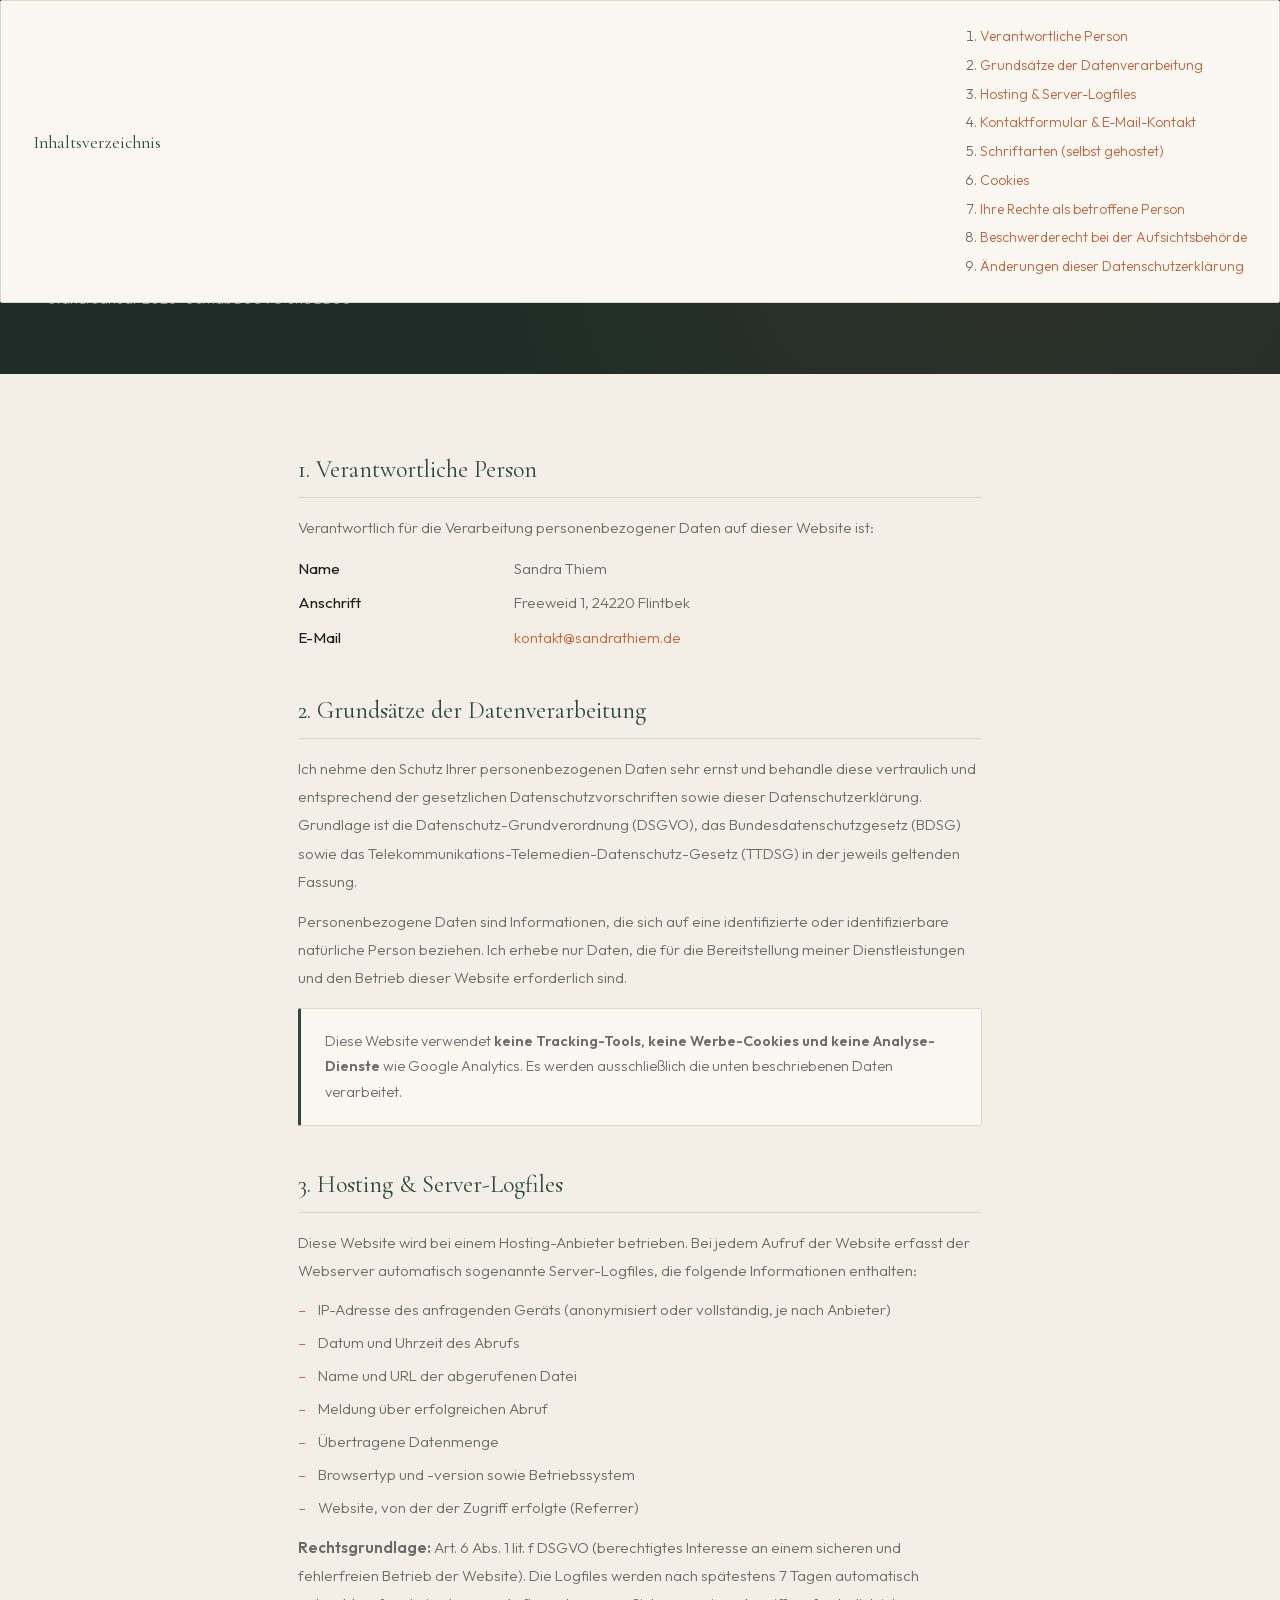
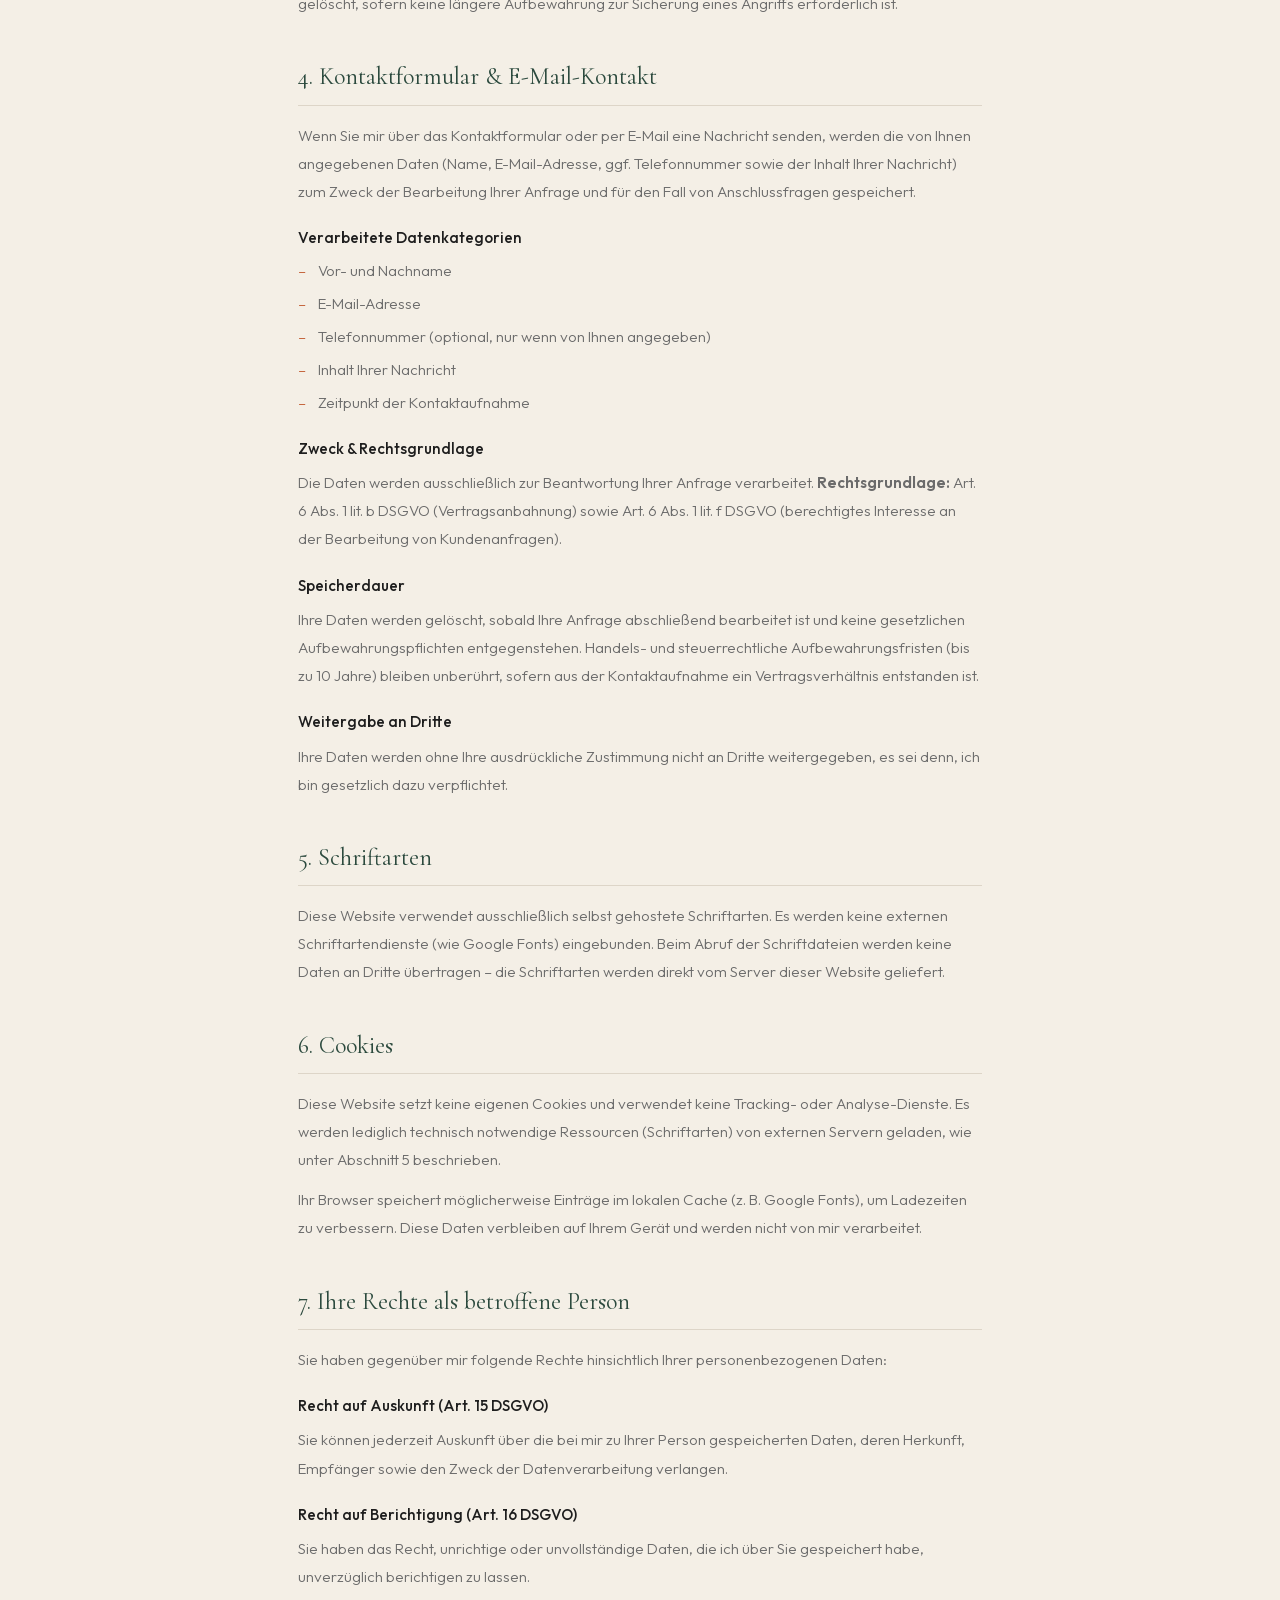
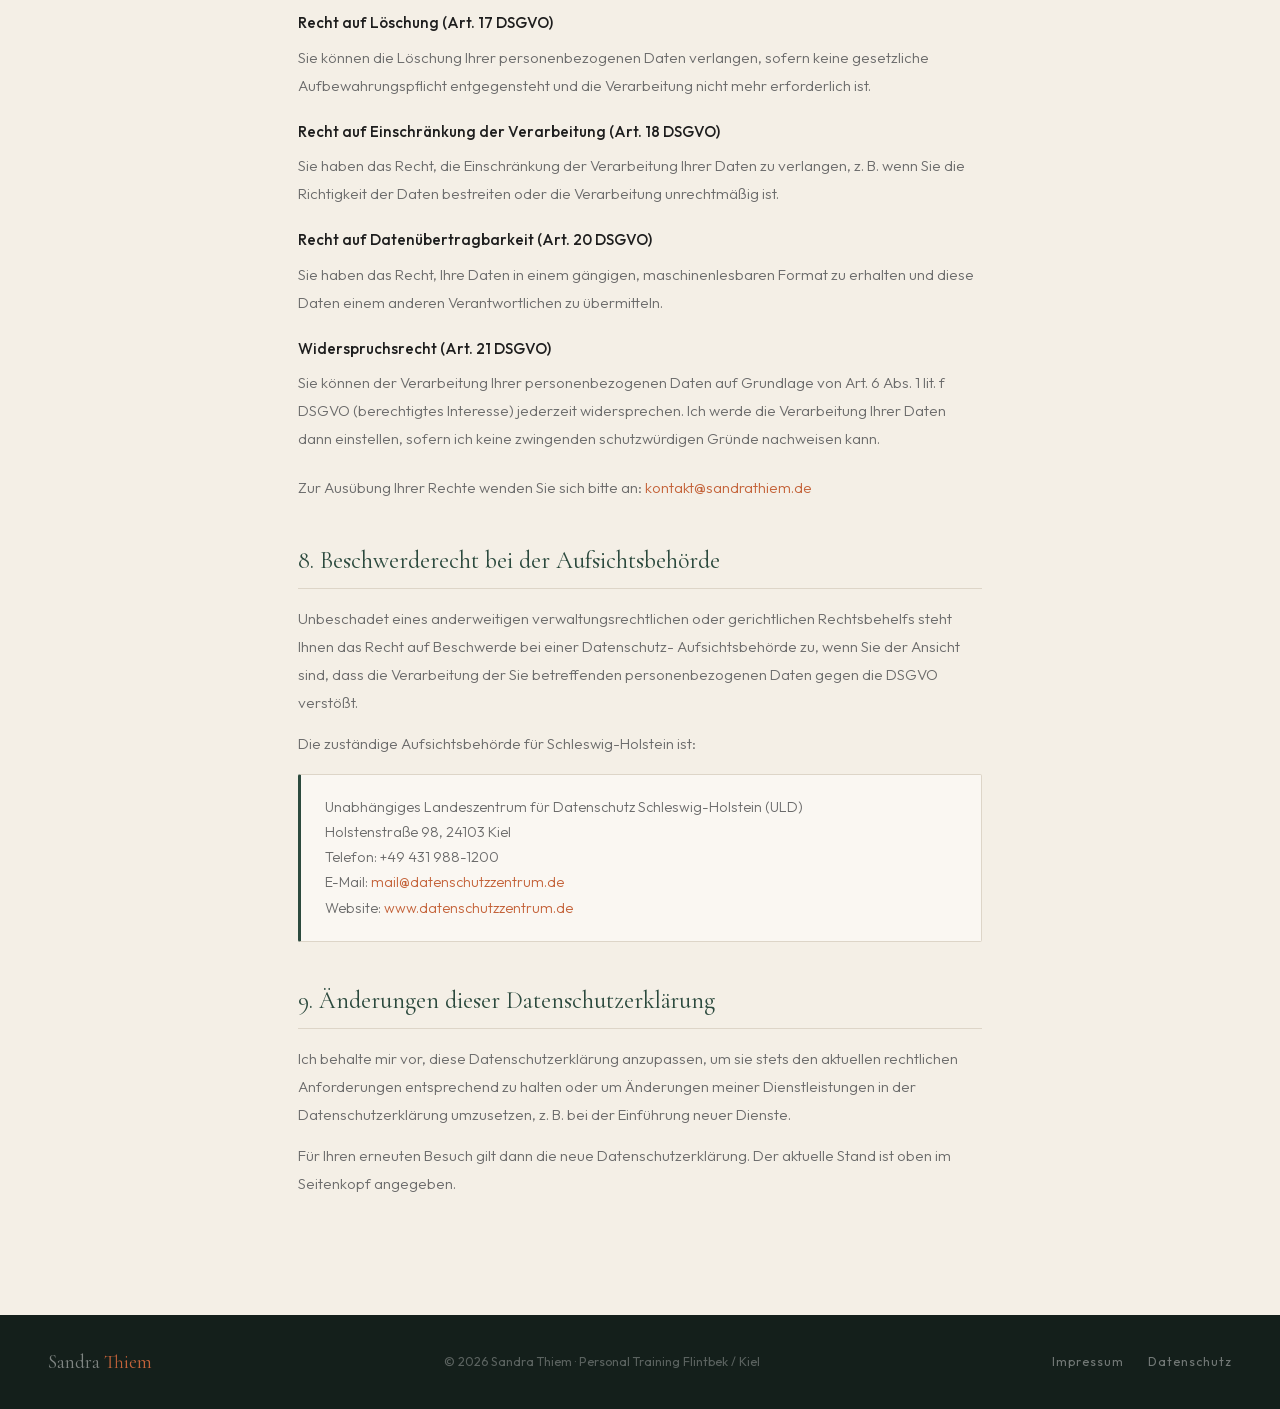
<file: datenschutz.html>
<!DOCTYPE html>
<html lang="de">
<head>
  <meta charset="UTF-8">
  <meta name="viewport" content="width=device-width, initial-scale=1.0">
  <meta name="robots" content="noindex, follow">
  <title>Datenschutzerklärung – Sandra Thiem Personal Training</title>

  <meta http-equiv="Content-Security-Policy" content="default-src 'self'; style-src 'self' 'unsafe-inline'; script-src 'self' 'unsafe-inline'; font-src 'self'; img-src 'self' data:; frame-ancestors 'none';">
  <link rel="stylesheet" href="assets/style.css">

  <style>
    /* ── TOC ── */
    .toc {
      background: var(--cream);
      border: 1px solid var(--border);
      border-radius: 2px;
      padding: 1.5rem 2rem;
      margin-bottom: 3rem;
    }

    .toc-title {
      font-family: var(--font-display);
      font-size: 1.1rem;
      font-weight: 400;
      color: var(--green);
      margin-bottom: 1rem;
    }

    .toc ol {
      padding-left: 1.25rem;
      display: flex;
      flex-direction: column;
      gap: .4rem;
    }

    .toc li { font-size: .875rem; color: var(--text-muted); font-weight: 300; }
    .toc a { color: var(--terra); text-decoration: none; }
    .toc a:hover { text-decoration: underline; }

  </style>
</head>
<body>

  <!-- NAV -->
  <nav class="solid">
    <a href="/" class="nav-logo">Sandra <span>Thiem</span></a>
    <a href="/" class="nav-back">Zurück zur Startseite</a>
  </nav>

  <!-- PAGE HEADER -->
  <header class="page-header">
    <div class="page-header-inner">
      <div class="page-label">Rechtliches</div>
      <h1 class="page-title">Datenschutzerklärung</h1>
      <p class="page-subtitle">Stand: Januar 2026 · Gemäß DSGVO und BDSG</p>
    </div>
  </header>

  <!-- CONTENT -->
  <main class="legal-content">

    <!-- TABLE OF CONTENTS -->
    <nav class="toc" aria-label="Inhaltsverzeichnis">
      <div class="toc-title">Inhaltsverzeichnis</div>
      <ol>
        <li><a href="#verantwortliche">Verantwortliche Person</a></li>
        <li><a href="#grundsaetze">Grundsätze der Datenverarbeitung</a></li>
        <li><a href="#hosting">Hosting &amp; Server-Logfiles</a></li>
        <li><a href="#kontaktformular">Kontaktformular &amp; E-Mail-Kontakt</a></li>
        <li><a href="#schriftarten">Schriftarten (selbst gehostet)</a></li>
        <li><a href="#cookies">Cookies</a></li>
        <li><a href="#rechte">Ihre Rechte als betroffene Person</a></li>
        <li><a href="#beschwerderecht">Beschwerderecht bei der Aufsichtsbehörde</a></li>
        <li><a href="#aenderungen">Änderungen dieser Datenschutzerklärung</a></li>
      </ol>
    </nav>

    <!-- 1 -->
    <div class="legal-section" id="verantwortliche">
      <h2>1. Verantwortliche Person</h2>
      <p>Verantwortlich für die Verarbeitung personenbezogener Daten auf dieser Website ist:</p>
      <dl style="margin-top:.75rem;">
        <div class="data-row">
          <dt>Name</dt>
          <dd>Sandra Thiem</dd>
        </div>
        <div class="data-row">
          <dt>Anschrift</dt>
          <dd>Freeweid 1, 24220 Flintbek</dd>
        </div>
        <div class="data-row">
          <dt>E-Mail</dt>
          <dd><a href="mailto:kontakt@sandrathiem.de">kontakt@sandrathiem.de</a></dd>
        </div>
      </dl>
    </div>

    <!-- 2 -->
    <div class="legal-section" id="grundsaetze">
      <h2>2. Grundsätze der Datenverarbeitung</h2>
      <p>
        Ich nehme den Schutz Ihrer personenbezogenen Daten sehr ernst und behandle diese
        vertraulich und entsprechend der gesetzlichen Datenschutzvorschriften sowie dieser
        Datenschutzerklärung. Grundlage ist die Datenschutz-Grundverordnung (DSGVO),
        das Bundesdatenschutzgesetz (BDSG) sowie das Telekommunikations-Telemedien-Datenschutz-Gesetz
        (TTDSG) in der jeweils geltenden Fassung.
      </p>
      <p>
        Personenbezogene Daten sind Informationen, die sich auf eine identifizierte oder
        identifizierbare natürliche Person beziehen. Ich erhebe nur Daten, die für die
        Bereitstellung meiner Dienstleistungen und den Betrieb dieser Website erforderlich sind.
      </p>
      <div class="highlight-box">
        Diese Website verwendet <strong>keine Tracking-Tools, keine Werbe-Cookies und
        keine Analyse-Dienste</strong> wie Google Analytics. Es werden ausschließlich die
        unten beschriebenen Daten verarbeitet.
      </div>
    </div>

    <!-- 3 -->
    <div class="legal-section" id="hosting">
      <h2>3. Hosting &amp; Server-Logfiles</h2>
      <p>
        Diese Website wird bei einem Hosting-Anbieter betrieben. Bei jedem Aufruf der Website
        erfasst der Webserver automatisch sogenannte Server-Logfiles, die folgende Informationen
        enthalten:
      </p>
      <ul>
        <li>IP-Adresse des anfragenden Geräts (anonymisiert oder vollständig, je nach Anbieter)</li>
        <li>Datum und Uhrzeit des Abrufs</li>
        <li>Name und URL der abgerufenen Datei</li>
        <li>Meldung über erfolgreichen Abruf</li>
        <li>Übertragene Datenmenge</li>
        <li>Browsertyp und -version sowie Betriebssystem</li>
        <li>Website, von der der Zugriff erfolgte (Referrer)</li>
      </ul>
      <p>
        <strong>Rechtsgrundlage:</strong> Art. 6 Abs. 1 lit. f DSGVO (berechtigtes Interesse
        an einem sicheren und fehlerfreien Betrieb der Website). Die Logfiles werden nach
        spätestens 7 Tagen automatisch gelöscht, sofern keine längere Aufbewahrung zur
        Sicherung eines Angriffs erforderlich ist.
      </p>
    </div>

    <!-- 4 -->
    <div class="legal-section" id="kontaktformular">
      <h2>4. Kontaktformular &amp; E-Mail-Kontakt</h2>
      <p>
        Wenn Sie mir über das Kontaktformular oder per E-Mail eine Nachricht senden,
        werden die von Ihnen angegebenen Daten (Name, E-Mail-Adresse, ggf. Telefonnummer
        sowie der Inhalt Ihrer Nachricht) zum Zweck der Bearbeitung Ihrer Anfrage und für
        den Fall von Anschlussfragen gespeichert.
      </p>

      <h3>Verarbeitete Datenkategorien</h3>
      <ul>
        <li>Vor- und Nachname</li>
        <li>E-Mail-Adresse</li>
        <li>Telefonnummer (optional, nur wenn von Ihnen angegeben)</li>
        <li>Inhalt Ihrer Nachricht</li>
        <li>Zeitpunkt der Kontaktaufnahme</li>
      </ul>

      <h3>Zweck &amp; Rechtsgrundlage</h3>
      <p>
        Die Daten werden ausschließlich zur Beantwortung Ihrer Anfrage verarbeitet.
        <strong>Rechtsgrundlage:</strong> Art. 6 Abs. 1 lit. b DSGVO (Vertragsanbahnung)
        sowie Art. 6 Abs. 1 lit. f DSGVO (berechtigtes Interesse an der Bearbeitung
        von Kundenanfragen).
      </p>

      <h3>Speicherdauer</h3>
      <p>
        Ihre Daten werden gelöscht, sobald Ihre Anfrage abschließend bearbeitet ist und
        keine gesetzlichen Aufbewahrungspflichten entgegenstehen. Handels- und
        steuerrechtliche Aufbewahrungsfristen (bis zu 10 Jahre) bleiben unberührt,
        sofern aus der Kontaktaufnahme ein Vertragsverhältnis entstanden ist.
      </p>

      <h3>Weitergabe an Dritte</h3>
      <p>
        Ihre Daten werden ohne Ihre ausdrückliche Zustimmung nicht an Dritte weitergegeben,
        es sei denn, ich bin gesetzlich dazu verpflichtet.
      </p>
    </div>

    <!-- 5 -->
    <div class="legal-section" id="schriftarten">
      <h2>5. Schriftarten</h2>
      <p>
        Diese Website verwendet ausschließlich selbst gehostete Schriftarten. Es werden keine
        externen Schriftartendienste (wie Google Fonts) eingebunden. Beim Abruf der
        Schriftdateien werden keine Daten an Dritte übertragen – die Schriftarten werden
        direkt vom Server dieser Website geliefert.
      </p>
    </div>

    <!-- 6 -->
    <div class="legal-section" id="cookies">
      <h2>6. Cookies</h2>
      <p>
        Diese Website setzt keine eigenen Cookies und verwendet keine Tracking-
        oder Analyse-Dienste. Es werden lediglich technisch notwendige Ressourcen
        (Schriftarten) von externen Servern geladen, wie unter Abschnitt 5 beschrieben.
      </p>
      <p>
        Ihr Browser speichert möglicherweise Einträge im lokalen Cache (z. B. Google Fonts),
        um Ladezeiten zu verbessern. Diese Daten verbleiben auf Ihrem Gerät und werden
        nicht von mir verarbeitet.
      </p>
    </div>

    <!-- 7 -->
    <div class="legal-section" id="rechte">
      <h2>7. Ihre Rechte als betroffene Person</h2>
      <p>Sie haben gegenüber mir folgende Rechte hinsichtlich Ihrer personenbezogenen Daten:</p>

      <h3>Recht auf Auskunft (Art. 15 DSGVO)</h3>
      <p>
        Sie können jederzeit Auskunft über die bei mir zu Ihrer Person gespeicherten Daten,
        deren Herkunft, Empfänger sowie den Zweck der Datenverarbeitung verlangen.
      </p>

      <h3>Recht auf Berichtigung (Art. 16 DSGVO)</h3>
      <p>
        Sie haben das Recht, unrichtige oder unvollständige Daten, die ich über Sie
        gespeichert habe, unverzüglich berichtigen zu lassen.
      </p>

      <h3>Recht auf Löschung (Art. 17 DSGVO)</h3>
      <p>
        Sie können die Löschung Ihrer personenbezogenen Daten verlangen, sofern keine
        gesetzliche Aufbewahrungspflicht entgegensteht und die Verarbeitung nicht mehr
        erforderlich ist.
      </p>

      <h3>Recht auf Einschränkung der Verarbeitung (Art. 18 DSGVO)</h3>
      <p>
        Sie haben das Recht, die Einschränkung der Verarbeitung Ihrer Daten zu verlangen,
        z. B. wenn Sie die Richtigkeit der Daten bestreiten oder die Verarbeitung
        unrechtmäßig ist.
      </p>

      <h3>Recht auf Datenübertragbarkeit (Art. 20 DSGVO)</h3>
      <p>
        Sie haben das Recht, Ihre Daten in einem gängigen, maschinenlesbaren Format
        zu erhalten und diese Daten einem anderen Verantwortlichen zu übermitteln.
      </p>

      <h3>Widerspruchsrecht (Art. 21 DSGVO)</h3>
      <p>
        Sie können der Verarbeitung Ihrer personenbezogenen Daten auf Grundlage von
        Art. 6 Abs. 1 lit. f DSGVO (berechtigtes Interesse) jederzeit widersprechen.
        Ich werde die Verarbeitung Ihrer Daten dann einstellen, sofern ich keine
        zwingenden schutzwürdigen Gründe nachweisen kann.
      </p>

      <p style="margin-top:1.25rem;">
        Zur Ausübung Ihrer Rechte wenden Sie sich bitte an:
        <a href="mailto:kontakt@sandrathiem.de">kontakt@sandrathiem.de</a>
      </p>
    </div>

    <!-- 8 -->
    <div class="legal-section" id="beschwerderecht">
      <h2>8. Beschwerderecht bei der Aufsichtsbehörde</h2>
      <p>
        Unbeschadet eines anderweitigen verwaltungsrechtlichen oder gerichtlichen
        Rechtsbehelfs steht Ihnen das Recht auf Beschwerde bei einer Datenschutz-
        Aufsichtsbehörde zu, wenn Sie der Ansicht sind, dass die Verarbeitung der Sie
        betreffenden personenbezogenen Daten gegen die DSGVO verstößt.
      </p>
      <p>Die zuständige Aufsichtsbehörde für Schleswig-Holstein ist:</p>
      <div class="highlight-box">
        Unabhängiges Landeszentrum für Datenschutz Schleswig-Holstein (ULD)<br>
        Holstenstraße 98, 24103 Kiel<br>
        Telefon: +49 431 988-1200<br>
        E-Mail: <a href="mailto:mail@datenschutzzentrum.de">mail@datenschutzzentrum.de</a><br>
        Website: <a href="https://www.datenschutzzentrum.de" target="_blank" rel="noopener noreferrer">www.datenschutzzentrum.de</a>
      </div>
    </div>

    <!-- 9 -->
    <div class="legal-section" id="aenderungen">
      <h2>9. Änderungen dieser Datenschutzerklärung</h2>
      <p>
        Ich behalte mir vor, diese Datenschutzerklärung anzupassen, um sie stets den
        aktuellen rechtlichen Anforderungen entsprechend zu halten oder um Änderungen
        meiner Dienstleistungen in der Datenschutzerklärung umzusetzen, z. B. bei der
        Einführung neuer Dienste.
      </p>
      <p>
        Für Ihren erneuten Besuch gilt dann die neue Datenschutzerklärung.
        Der aktuelle Stand ist oben im Seitenkopf angegeben.
      </p>
    </div>


  </main>

  <!-- FOOTER -->
  <footer>
    <div class="footer-brand">Sandra <span>Thiem</span></div>
    <div class="footer-copy">© 2026 Sandra Thiem · Personal Training Flintbek / Kiel</div>
    <div class="footer-links">
      <a href="/impressum">Impressum</a>
      <a href="/datenschutz">Datenschutz</a>
    </div>
  </footer>

</body>
</html>
</file>
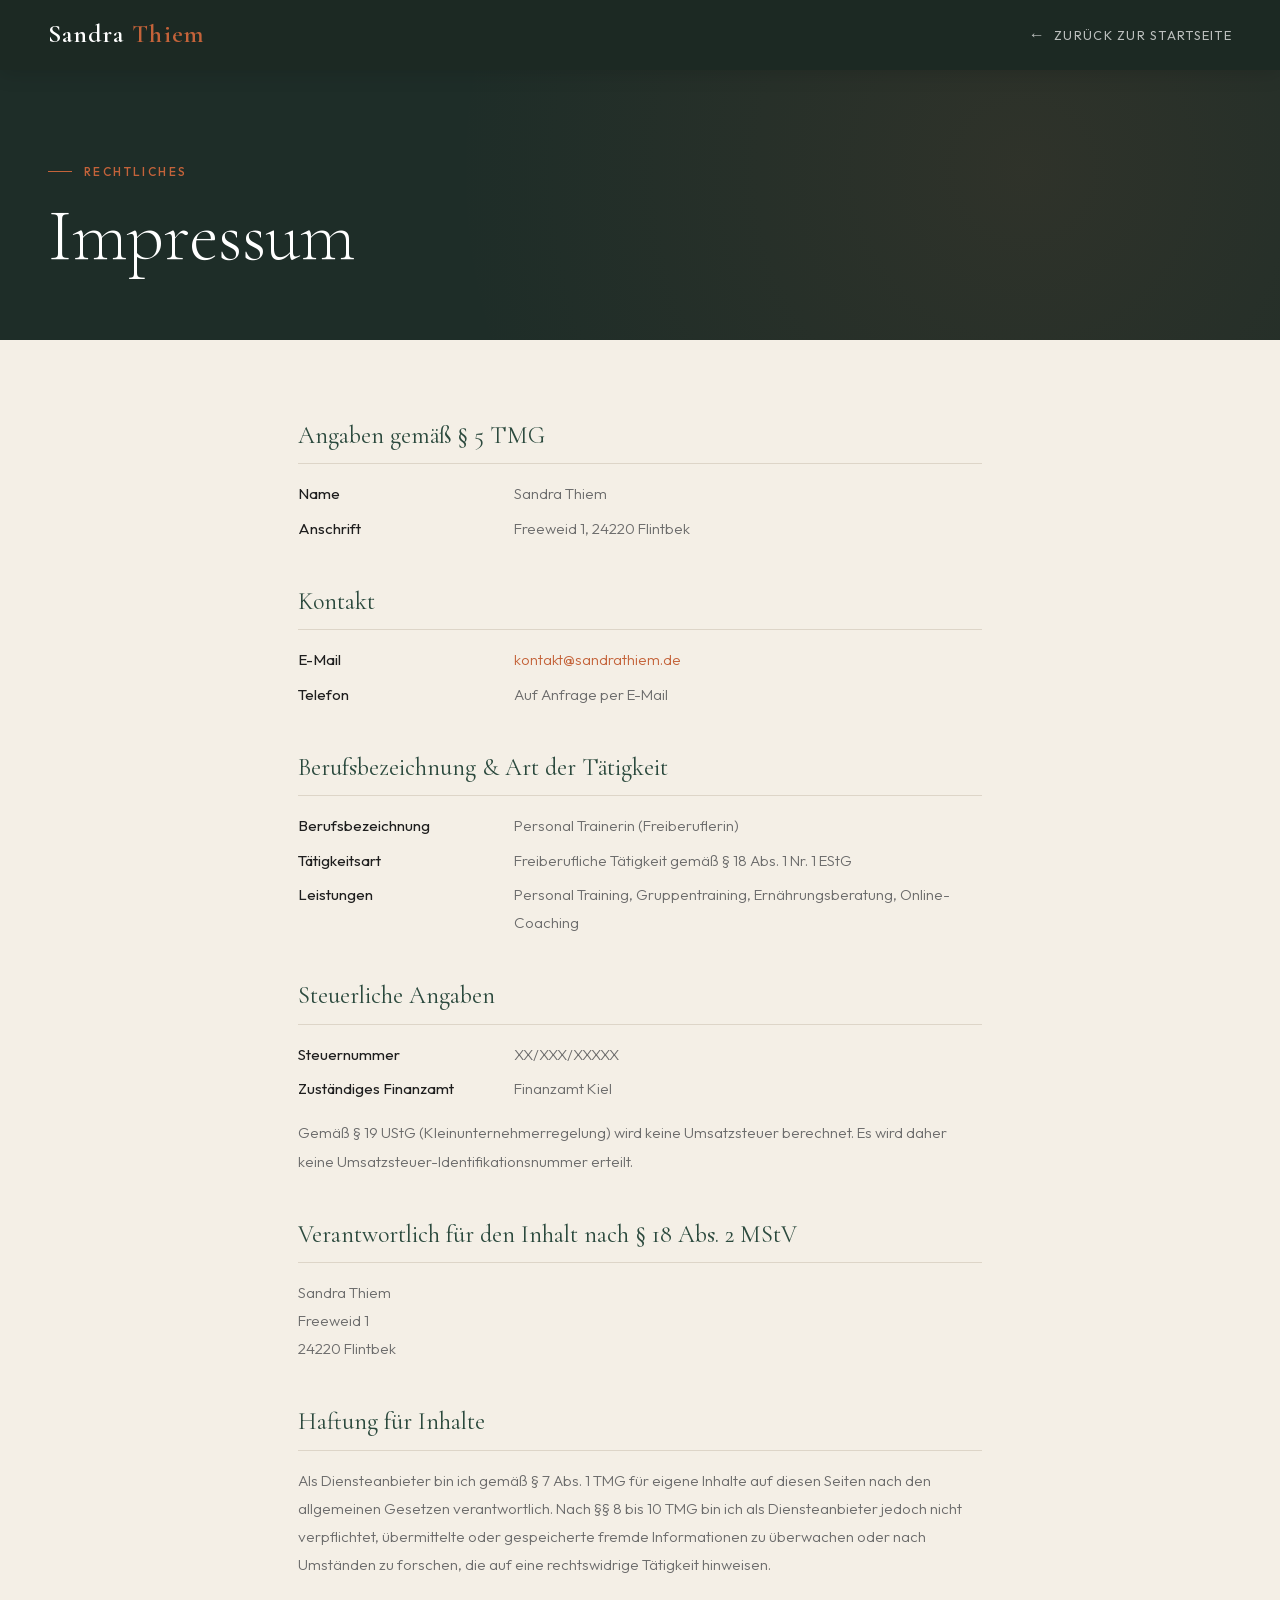
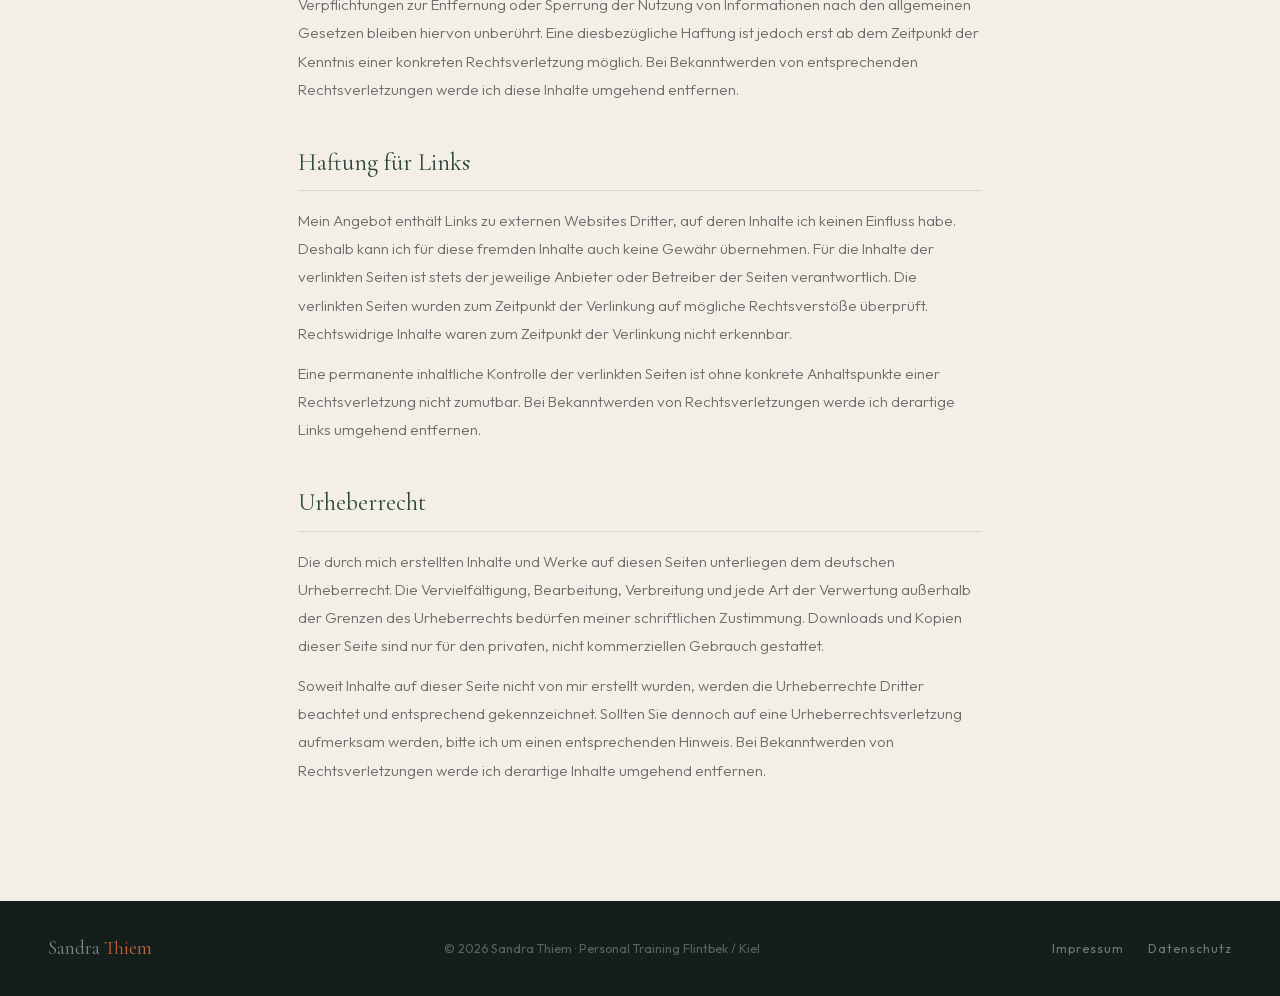
<file: impressum.html>
<!DOCTYPE html>
<html lang="de">
<head>
  <meta charset="UTF-8">
  <meta name="viewport" content="width=device-width, initial-scale=1.0">
  <meta name="robots" content="noindex, follow">
  <title>Impressum – Sandra Thiem Personal Training</title>

  <meta http-equiv="Content-Security-Policy" content="default-src 'self'; style-src 'self' 'unsafe-inline'; script-src 'self' 'unsafe-inline'; font-src 'self'; img-src 'self' data:; frame-ancestors 'none';">
  <link rel="stylesheet" href="assets/style.css">

  <style>

  </style>
</head>
<body>

  <!-- NAV -->
  <nav class="solid">
    <a href="/" class="nav-logo">Sandra <span>Thiem</span></a>
    <a href="/" class="nav-back">Zurück zur Startseite</a>
  </nav>

  <!-- PAGE HEADER -->
  <header class="page-header">
    <div class="page-header-inner">
      <div class="page-label">Rechtliches</div>
      <h1 class="page-title">Impressum</h1>
    </div>
  </header>

  <!-- CONTENT -->
  <main class="legal-content">

    <div class="legal-section">
      <h2>Angaben gemäß § 5 TMG</h2>
      <dl>
        <div class="data-row">
          <dt>Name</dt>
          <dd>Sandra Thiem</dd>
        </div>
        <div class="data-row">
          <dt>Anschrift</dt>
          <dd>Freeweid 1, 24220 Flintbek</dd>
        </div>
      </dl>
    </div>

    <div class="legal-section">
      <h2>Kontakt</h2>
      <dl>
        <div class="data-row">
          <dt>E-Mail</dt>
          <dd><a href="mailto:kontakt@sandrathiem.de">kontakt@sandrathiem.de</a></dd>
        </div>
        <div class="data-row">
          <dt>Telefon</dt>
          <dd>Auf Anfrage per E-Mail</dd>
        </div>
      </dl>
    </div>

    <div class="legal-section">
      <h2>Berufsbezeichnung &amp; Art der Tätigkeit</h2>
      <dl>
        <div class="data-row">
          <dt>Berufsbezeichnung</dt>
          <dd>Personal Trainerin (Freiberuflerin)</dd>
        </div>
        <div class="data-row">
          <dt>Tätigkeitsart</dt>
          <dd>Freiberufliche Tätigkeit gemäß § 18 Abs. 1 Nr. 1 EStG</dd>
        </div>
        <div class="data-row">
          <dt>Leistungen</dt>
          <dd>Personal Training, Gruppentraining, Ernährungsberatung, Online-Coaching</dd>
        </div>
      </dl>
    </div>

    <div class="legal-section">
      <h2>Steuerliche Angaben</h2>
      <dl>
        <div class="data-row">
          <dt>Steuernummer</dt>
          <dd>XX/XXX/XXXXX</dd>
        </div>
        <div class="data-row">
          <dt>Zuständiges Finanzamt</dt>
          <dd>Finanzamt Kiel</dd>
        </div>
      </dl>
      <p style="margin-top: 1rem;">
        Gemäß § 19 UStG (Kleinunternehmerregelung) wird keine Umsatzsteuer berechnet.
        Es wird daher keine Umsatzsteuer-Identifikationsnummer erteilt.
      </p>
    </div>

    <div class="legal-section">
      <h2>Verantwortlich für den Inhalt nach § 18 Abs. 2 MStV</h2>
      <address>
        Sandra Thiem<br>
        Freeweid 1<br>
        24220 Flintbek
      </address>
    </div>

    <div class="legal-section">
      <h2>Haftung für Inhalte</h2>
      <p>
        Als Diensteanbieter bin ich gemäß § 7 Abs. 1 TMG für eigene Inhalte auf diesen Seiten
        nach den allgemeinen Gesetzen verantwortlich. Nach §§ 8 bis 10 TMG bin ich als
        Diensteanbieter jedoch nicht verpflichtet, übermittelte oder gespeicherte fremde
        Informationen zu überwachen oder nach Umständen zu forschen, die auf eine
        rechtswidrige Tätigkeit hinweisen.
      </p>
      <p>
        Verpflichtungen zur Entfernung oder Sperrung der Nutzung von Informationen nach den
        allgemeinen Gesetzen bleiben hiervon unberührt. Eine diesbezügliche Haftung ist jedoch
        erst ab dem Zeitpunkt der Kenntnis einer konkreten Rechtsverletzung möglich.
        Bei Bekanntwerden von entsprechenden Rechtsverletzungen werde ich diese Inhalte
        umgehend entfernen.
      </p>
    </div>

    <div class="legal-section">
      <h2>Haftung für Links</h2>
      <p>
        Mein Angebot enthält Links zu externen Websites Dritter, auf deren Inhalte ich
        keinen Einfluss habe. Deshalb kann ich für diese fremden Inhalte auch keine
        Gewähr übernehmen. Für die Inhalte der verlinkten Seiten ist stets der jeweilige
        Anbieter oder Betreiber der Seiten verantwortlich. Die verlinkten Seiten wurden
        zum Zeitpunkt der Verlinkung auf mögliche Rechtsverstöße überprüft. Rechtswidrige
        Inhalte waren zum Zeitpunkt der Verlinkung nicht erkennbar.
      </p>
      <p>
        Eine permanente inhaltliche Kontrolle der verlinkten Seiten ist ohne konkrete
        Anhaltspunkte einer Rechtsverletzung nicht zumutbar. Bei Bekanntwerden von
        Rechtsverletzungen werde ich derartige Links umgehend entfernen.
      </p>
    </div>

    <div class="legal-section">
      <h2>Urheberrecht</h2>
      <p>
        Die durch mich erstellten Inhalte und Werke auf diesen Seiten unterliegen dem
        deutschen Urheberrecht. Die Vervielfältigung, Bearbeitung, Verbreitung und jede
        Art der Verwertung außerhalb der Grenzen des Urheberrechts bedürfen meiner
        schriftlichen Zustimmung. Downloads und Kopien dieser Seite sind nur für den
        privaten, nicht kommerziellen Gebrauch gestattet.
      </p>
      <p>
        Soweit Inhalte auf dieser Seite nicht von mir erstellt wurden, werden die
        Urheberrechte Dritter beachtet und entsprechend gekennzeichnet. Sollten Sie
        dennoch auf eine Urheberrechtsverletzung aufmerksam werden, bitte ich um einen
        entsprechenden Hinweis. Bei Bekanntwerden von Rechtsverletzungen werde ich
        derartige Inhalte umgehend entfernen.
      </p>
    </div>


  </main>

  <!-- FOOTER -->
  <footer>
    <div class="footer-brand">Sandra <span>Thiem</span></div>
    <div class="footer-copy">© 2026 Sandra Thiem · Personal Training Flintbek / Kiel</div>
    <div class="footer-links">
      <a href="/impressum">Impressum</a>
      <a href="/datenschutz">Datenschutz</a>
    </div>
  </footer>

</body>
</html>
</file>
<file: assets/style.css>
/* ============================================================
   SHARED STYLESHEET — sandrathiem.de
   Covers: fonts, variables, reset, nav, footer, modals,
           legal page layout, animations, scroll-reveal.
   Page-specific sections stay in each HTML file's <style>.
   ============================================================ */

/* ── SELF-HOSTED FONTS ── */
/* Cormorant Garamond – normal 300/400/600 */
@font-face {
  font-family: 'Cormorant Garamond';
  font-style: normal; font-weight: 300 600; font-display: swap;
  src: url('fonts/co3bmX5slCNuHLi8bLeY9MK7whWMhyjYp3tKky2F7i6C.woff2') format('woff2');
  unicode-range: U+0100-02BA, U+02BD-02C5, U+02C7-02CC, U+02CE-02D7, U+02DD-02FF,
                 U+0304, U+0308, U+0329, U+1D00-1DBF, U+1E00-1E9F, U+1EF2-1EFF,
                 U+2020, U+20A0-20AB, U+20AD-20C0, U+2113, U+2C60-2C7F, U+A720-A7FF;
}
@font-face {
  font-family: 'Cormorant Garamond';
  font-style: normal; font-weight: 300 600; font-display: swap;
  src: url('fonts/co3bmX5slCNuHLi8bLeY9MK7whWMhyjYqXtKky2F7g.woff2') format('woff2');
  unicode-range: U+0000-00FF, U+0131, U+0152-0153, U+02BB-02BC, U+02C6, U+02DA,
                 U+02DC, U+0304, U+0308, U+0329, U+2000-206F, U+20AC, U+2122,
                 U+2191, U+2193, U+2212, U+2215, U+FEFF, U+FFFD;
}

/* Cormorant Garamond – italic 300/400 */
@font-face {
  font-family: 'Cormorant Garamond';
  font-style: italic; font-weight: 300 400; font-display: swap;
  src: url('fonts/co3ZmX5slCNuHLi8bLeY9MK7whWMhyjYrEtGmSqn7B6DxjY.woff2') format('woff2');
  unicode-range: U+0100-02BA, U+02BD-02C5, U+02C7-02CC, U+02CE-02D7, U+02DD-02FF,
                 U+0304, U+0308, U+0329, U+1D00-1DBF, U+1E00-1E9F, U+1EF2-1EFF,
                 U+2020, U+20A0-20AB, U+20AD-20C0, U+2113, U+2C60-2C7F, U+A720-A7FF;
}
@font-face {
  font-family: 'Cormorant Garamond';
  font-style: italic; font-weight: 300 400; font-display: swap;
  src: url('fonts/co3ZmX5slCNuHLi8bLeY9MK7whWMhyjYrEtImSqn7B6D.woff2') format('woff2');
  unicode-range: U+0000-00FF, U+0131, U+0152-0153, U+02BB-02BC, U+02C6, U+02DA,
                 U+02DC, U+0304, U+0308, U+0329, U+2000-206F, U+20AC, U+2122,
                 U+2191, U+2193, U+2212, U+2215, U+FEFF, U+FFFD;
}

/* Outfit – 300/400/500/600 */
@font-face {
  font-family: 'Outfit';
  font-style: normal; font-weight: 300 600; font-display: swap;
  src: url('fonts/QGYvz_MVcBeNP4NJuktqUYLkn8BJ.woff2') format('woff2');
  unicode-range: U+0100-02BA, U+02BD-02C5, U+02C7-02CC, U+02CE-02D7, U+02DD-02FF,
                 U+0304, U+0308, U+0329, U+1D00-1DBF, U+1E00-1E9F, U+1EF2-1EFF,
                 U+2020, U+20A0-20AB, U+20AD-20C0, U+2113, U+2C60-2C7F, U+A720-A7FF;
}
@font-face {
  font-family: 'Outfit';
  font-style: normal; font-weight: 300 600; font-display: swap;
  src: url('fonts/QGYvz_MVcBeNP4NJtEtqUYLknw.woff2') format('woff2');
  unicode-range: U+0000-00FF, U+0131, U+0152-0153, U+02BB-02BC, U+02C6, U+02DA,
                 U+02DC, U+0304, U+0308, U+0329, U+2000-206F, U+20AC, U+2122,
                 U+2191, U+2193, U+2212, U+2215, U+FEFF, U+FFFD;
}

/* ── VARIABLES ── */
:root {
  --bg:          #f4efe6;
  --bg-dark:     #1e2d28;
  --bg-footer:   #141f1b;
  --green:       #2c4a3e;
  --green-light: #3d6b5a;
  --terra:       #c4633a;
  --terra-light: #d4784f;
  --cream:       #faf7f2;
  --text:        #1e1e1e;
  --text-muted:  #6b6b6b;
  --border:      #ddd5c8;

  --font-display: 'Cormorant Garamond', Georgia, serif;
  --font-body:    'Outfit', sans-serif;
}

/* ── RESET ── */
*, *::before, *::after { box-sizing: border-box; margin: 0; padding: 0; }
html { scroll-behavior: smooth; font-size: 16px; }
img  { max-width: 100%; display: block; }

body {
  font-family: var(--font-body);
  background: var(--bg);
  color: var(--text);
  line-height: 1.6;
  overflow-x: hidden;
}

.container {
  max-width: 1200px;
  margin: 0 auto;
  padding: 0 clamp(1.5rem, 5vw, 3rem);
}

/* ── NAVIGATION ── */
nav {
  position: fixed;
  top: 0; left: 0; right: 0;
  z-index: 100;
  padding: 1.25rem clamp(1.5rem, 5vw, 3rem);
  display: flex;
  justify-content: space-between;
  align-items: center;
  transition: background .4s, padding .4s, box-shadow .4s;
}

nav.scrolled,
nav.solid {
  background: rgba(28,42,36,.97);
  padding: .9rem clamp(1.5rem, 5vw, 3rem);
  box-shadow: 0 2px 20px rgba(0,0,0,.15);
}

.nav-logo {
  font-family: var(--font-display);
  font-size: 1.6rem;
  font-weight: 600;
  color: white;
  text-decoration: none;
  letter-spacing: .05em;
}
.nav-logo span { color: var(--terra); }

.nav-links {
  display: flex;
  gap: 2.5rem;
  list-style: none;
}

.nav-links a {
  color: rgba(255,255,255,.85);
  text-decoration: none;
  font-size: .875rem;
  font-weight: 400;
  letter-spacing: .08em;
  text-transform: uppercase;
  transition: color .2s;
}
.nav-links a:hover { color: var(--terra); }

.nav-cta {
  background: var(--terra) !important;
  color: white !important;
  padding: .5rem 1.2rem !important;
  border-radius: 2px;
}
.nav-cta:hover { background: var(--terra-light) !important; }

.nav-back {
  color: rgba(255,255,255,.7);
  text-decoration: none;
  font-size: .8rem;
  font-weight: 400;
  letter-spacing: .1em;
  text-transform: uppercase;
  display: flex;
  align-items: center;
  gap: .5rem;
  transition: color .2s;
}
.nav-back:hover { color: var(--terra); }
.nav-back::before { content: '←'; font-size: 1rem; }

.nav-toggle {
  display: none;
  flex-direction: column;
  gap: 5px;
  cursor: pointer;
  background: none;
  border: none;
  padding: 4px;
  z-index: 101;
}
.nav-toggle span { display: block; width: 24px; height: 2px; background: white; transition: all .3s; }

@media (max-width: 768px) {
  .nav-links {
    display: none;
    position: fixed;
    inset: 0;
    background: var(--bg-dark);
    flex-direction: column;
    justify-content: center;
    align-items: center;
    gap: 2.5rem;
    z-index: 99;
  }
  .nav-links.open { display: flex; }
  .nav-links a { font-size: 1.1rem; }
  .nav-toggle { display: flex; }
  .nav-cta { display: none !important; }
}

/* ── FOOTER ── */
footer {
  background: var(--bg-footer);
  padding: 2rem clamp(1.5rem, 5vw, 3rem);
  display: flex;
  justify-content: space-between;
  align-items: center;
  flex-wrap: wrap;
  gap: 1rem;
}

.footer-brand { font-family: var(--font-display); font-size: 1.2rem; color: rgba(255,255,255,.45); }
.footer-brand span { color: var(--terra); }
.footer-copy { font-size: .78rem; color: rgba(255,255,255,.3); text-align: center; }
.footer-links { display: flex; gap: 1.5rem; }
.footer-links a {
  font-size: .78rem;
  color: rgba(255,255,255,.4);
  text-decoration: none;
  letter-spacing: .08em;
  transition: color .2s;
}
.footer-links a:hover { color: var(--terra); }

/* ── LEGAL PAGE LAYOUT (impressum / datenschutz standalone) ── */
.page-header {
  background: var(--bg-dark);
  padding: clamp(7rem, 12vw, 10rem) clamp(1.5rem, 5vw, 3rem) clamp(3rem, 5vw, 4rem);
  position: relative;
  overflow: hidden;
}
.page-header::before {
  content: '';
  position: absolute;
  inset: 0;
  background: radial-gradient(circle at 80% 50%, rgba(196,99,58,.1) 0%, transparent 55%);
}
.page-header-inner { position: relative; z-index: 1; max-width: 1200px; margin: 0 auto; }

.page-label {
  display: inline-flex;
  align-items: center;
  gap: .75rem;
  font-size: .75rem;
  font-weight: 500;
  letter-spacing: .2em;
  text-transform: uppercase;
  color: var(--terra);
  margin-bottom: 1rem;
}
.page-label::before { content: ''; display: block; width: 24px; height: 1px; background: var(--terra); }

.page-title {
  font-family: var(--font-display);
  font-size: clamp(2.5rem, 6vw, 4.5rem);
  font-weight: 300;
  color: white;
  line-height: 1.1;
}
.page-subtitle {
  color: rgba(255,255,255,.5);
  font-size: .875rem;
  margin-top: .75rem;
  font-weight: 300;
}

.legal-content {
  max-width: 780px;
  margin: 0 auto;
  padding: clamp(3rem, 6vw, 5rem) clamp(1.5rem, 5vw, 3rem);
}

.legal-section { margin-bottom: 2.5rem; scroll-margin-top: 6rem; }

.legal-section h2 {
  font-family: var(--font-display);
  font-size: 1.5rem;
  font-weight: 400;
  color: var(--green);
  margin-bottom: 1rem;
  padding-bottom: .5rem;
  border-bottom: 1px solid var(--border);
}
.legal-section h3 {
  font-size: .95rem;
  font-weight: 500;
  color: var(--text);
  margin: 1.25rem 0 .5rem;
}

.legal-section p,
.legal-section address {
  font-style: normal;
  color: var(--text-muted);
  font-size: .95rem;
  font-weight: 300;
  line-height: 1.85;
  margin-bottom: .75rem;
}
.legal-section p:last-child,
.legal-section address:last-child { margin-bottom: 0; }

.legal-section ul {
  list-style: none;
  padding: 0;
  margin: .5rem 0 .75rem;
  display: flex;
  flex-direction: column;
  gap: .4rem;
}
.legal-section ul li {
  color: var(--text-muted);
  font-size: .95rem;
  font-weight: 300;
  line-height: 1.75;
  padding-left: 1.25rem;
  position: relative;
}
.legal-section ul li::before { content: '–'; position: absolute; left: 0; color: var(--terra); }

.legal-section a { color: var(--terra); text-decoration: none; }
.legal-section a:hover { text-decoration: underline; }

.data-row {
  display: grid;
  grid-template-columns: 200px 1fr;
  gap: .25rem 1rem;
  font-size: .95rem;
  font-weight: 300;
  color: var(--text-muted);
  line-height: 1.85;
  margin-bottom: .4rem;
}
.data-row dt { color: var(--text); font-weight: 400; }

@media (max-width: 540px) {
  .data-row { grid-template-columns: 1fr; gap: 0; }
  .data-row dt { margin-top: .75rem; }
}

.highlight-box {
  background: var(--cream);
  border: 1px solid var(--border);
  border-left: 3px solid var(--green);
  border-radius: 2px;
  padding: 1.25rem 1.5rem;
  margin: 1rem 0;
  font-size: .9rem;
  color: var(--text-muted);
  line-height: 1.75;
  font-weight: 300;
}
.notice-box {
  background: var(--cream);
  border: 1px solid var(--border);
  border-left: 3px solid var(--terra);
  border-radius: 2px;
  padding: 1.25rem 1.5rem;
  margin-top: 2.5rem;
  font-size: .875rem;
  color: var(--text-muted);
  line-height: 1.7;
}

/* ── MODALS ── */
.modal-backdrop {
  display: none;
  position: fixed;
  inset: 0;
  z-index: 200;
  background: rgba(14,22,18,.7);
  backdrop-filter: blur(4px);
  -webkit-backdrop-filter: blur(4px);
  align-items: flex-start;
  justify-content: center;
  padding: 2rem 1rem;
  overflow-y: auto;
}
.modal-backdrop.open { display: flex; }

.modal {
  background: var(--bg);
  width: 100%;
  max-width: 740px;
  border-radius: 2px;
  margin: auto;
  position: relative;
  box-shadow: 0 24px 80px rgba(0,0,0,.35);
  animation: modalIn .3s ease;
}

.modal-header {
  background: var(--bg-dark);
  padding: 2rem 2.5rem 1.75rem;
  position: relative;
}
.modal-label {
  display: inline-flex;
  align-items: center;
  gap: .6rem;
  font-size: .7rem;
  font-weight: 500;
  letter-spacing: .2em;
  text-transform: uppercase;
  color: var(--terra);
  margin-bottom: .75rem;
}
.modal-label::before { content: ''; display: block; width: 20px; height: 1px; background: var(--terra); }

.modal-title {
  font-family: var(--font-display);
  font-size: clamp(1.8rem, 4vw, 2.6rem);
  font-weight: 300;
  color: white;
  line-height: 1.1;
}
.modal-close {
  position: absolute;
  top: 1.25rem; right: 1.25rem;
  width: 36px; height: 36px;
  border: 1px solid rgba(255,255,255,.2);
  border-radius: 50%;
  background: none;
  color: rgba(255,255,255,.7);
  font-size: 1.1rem;
  cursor: pointer;
  display: flex;
  align-items: center;
  justify-content: center;
  transition: border-color .2s, color .2s, background .2s;
}
.modal-close:hover { border-color: var(--terra); color: var(--terra); background: rgba(196,99,58,.08); }

.modal-body { padding: 2rem 2.5rem 2.5rem; }
.modal-section { margin-bottom: 2rem; }

.modal-section h2 {
  font-family: var(--font-display);
  font-size: 1.3rem;
  font-weight: 400;
  color: var(--green);
  margin-bottom: .75rem;
  padding-bottom: .4rem;
  border-bottom: 1px solid var(--border);
}
.modal-section h3 {
  font-size: .875rem;
  font-weight: 500;
  color: var(--text);
  margin: 1rem 0 .35rem;
}
.modal-section p,
.modal-section address {
  font-style: normal;
  color: var(--text-muted);
  font-size: .9rem;
  font-weight: 300;
  line-height: 1.85;
  margin-bottom: .6rem;
}
.modal-section p:last-child,
.modal-section address:last-child { margin-bottom: 0; }

.modal-section ul {
  list-style: none; padding: 0;
  margin: .5rem 0 .75rem;
  display: flex; flex-direction: column; gap: .35rem;
}
.modal-section ul li {
  color: var(--text-muted);
  font-size: .9rem; font-weight: 300; line-height: 1.75;
  padding-left: 1.2rem; position: relative;
}
.modal-section ul li::before { content: '–'; position: absolute; left: 0; color: var(--terra); }

.modal-section a { color: var(--terra); text-decoration: none; }
.modal-section a:hover { text-decoration: underline; }

.modal-data-row {
  display: grid;
  grid-template-columns: 170px 1fr;
  gap: .2rem .75rem;
  font-size: .9rem; font-weight: 300;
  color: var(--text-muted); line-height: 1.8; margin-bottom: .35rem;
}
.modal-data-row dt { color: var(--text); font-weight: 400; }

.modal-highlight {
  background: var(--cream);
  border: 1px solid var(--border);
  border-left: 3px solid var(--green);
  border-radius: 2px;
  padding: 1rem 1.25rem;
  margin: .75rem 0;
  font-size: .875rem;
  color: var(--text-muted);
  line-height: 1.7;
  font-weight: 300;
}
.modal-notice {
  background: var(--cream);
  border: 1px solid var(--border);
  border-left: 3px solid var(--terra);
  border-radius: 2px;
  padding: 1rem 1.25rem;
  margin-top: 2rem;
  font-size: .825rem;
  color: var(--text-muted);
  line-height: 1.7;
}

@media (max-width: 480px) {
  .modal-body { padding: 1.5rem; }
  .modal-header { padding: 1.75rem 1.5rem 1.5rem; }
  .modal-data-row { grid-template-columns: 1fr; gap: 0; }
  .modal-data-row dt { margin-top: .6rem; }
}

/* ── SHARED SECTION LABELS ── */
.section-label {
  display: inline-flex;
  align-items: center;
  gap: .75rem;
  font-size: .75rem;
  font-weight: 500;
  letter-spacing: .2em;
  text-transform: uppercase;
  color: var(--terra);
  margin-bottom: 1rem;
}
.section-label::before { content: ''; display: block; width: 24px; height: 1px; background: var(--terra); }

/* ── ANIMATIONS ── */
@keyframes fadeUp {
  from { opacity: 0; transform: translateY(20px); }
  to   { opacity: 1; transform: translateY(0); }
}
@keyframes scrollPulse {
  0%, 100% { opacity: .3; }
  50%       { opacity: .8; }
}
@keyframes modalIn {
  from { opacity: 0; transform: translateY(16px); }
  to   { opacity: 1; transform: translateY(0); }
}

.reveal {
  opacity: 0;
  transform: translateY(24px);
  transition: opacity .7s ease, transform .7s ease;
}
.reveal.visible { opacity: 1; transform: translateY(0); }
.reveal-delay-1 { transition-delay: .1s; }
.reveal-delay-2 { transition-delay: .2s; }
.reveal-delay-3 { transition-delay: .3s; }
.reveal-delay-4 { transition-delay: .4s; }
</file>
